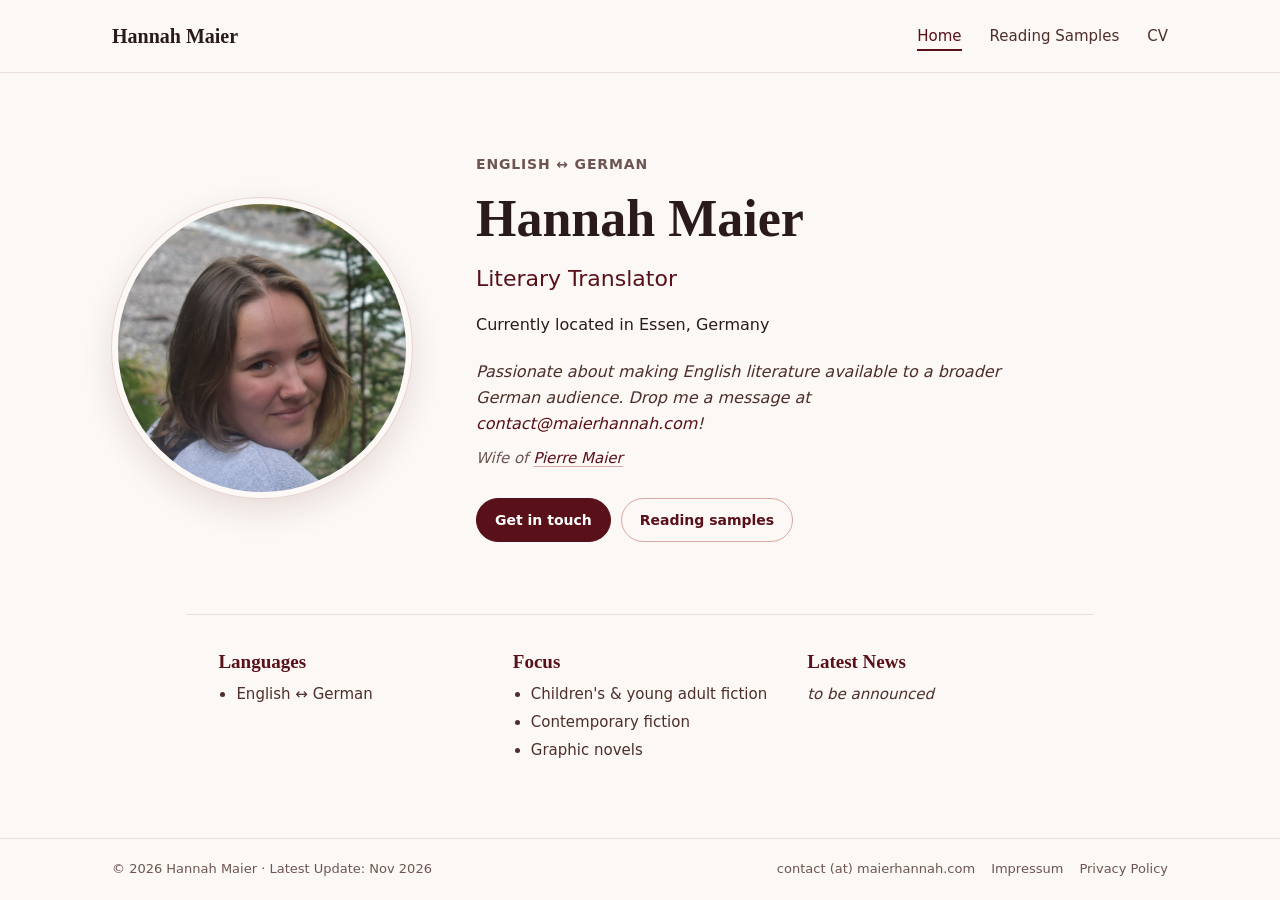
<file: index.html>
<!DOCTYPE html>
<html lang="en">
<head>
  <meta charset="utf-8">
  <meta name="viewport" content="width=device-width, initial-scale=1">
  <title>Hannah Maier</title>
  <meta name="description" content="Homepage of Hannah Maier.">
  <link rel="stylesheet" href="css/style.css">
<link rel="icon" href="favicon.ico" sizes="any">
<link rel="icon" type="image/png" sizes="32x32" href="favicon-32.png">
<link rel="apple-touch-icon" href="apple-touch-icon.png">
</head>
<body class="home">


  <header class="site-header">
    <div class="container">
      <a class="site-name" href="index.html">Hannah Maier</a>
      <input type="checkbox" id="nav-toggle" class="nav-toggle">
      <label for="nav-toggle" class="nav-toggle-label"><span class="hamburger"></span><span class="visually-hidden">Menu</span></label>
      <nav class="site-nav" aria-label="Main">
        <ul>
          <li><a href="index.html" aria-current="page">Home</a></li>
          <li><a href="samples.html">Reading Samples</a></li>
          <li><a href="cv.html">CV</a></li>
        </ul>
      </nav>
    </div>
  </header>

  <main>
    
    
    <section class="container profile">
      <img class="profile-photo" src="images/profil.jpg" alt="Portrait of [Her Name]" width="300" height="300">

      <div class="profile-text">
        <p class="profile-languages">English ↔ German </p>
        <h1>Hannah Maier</h1>
        <p class="profile-title">Literary Translator</p>
        <p>Currently located in Essen, Germany</p>
        <p class="profile-intro">Passionate about making English literature available to a broader German audience. 
          Drop me a message at <a href="mailto:contact@maierhannah.com">contact@maierhannah.com</a>!</p>
        
        <p class="married">Wife of <a href="https://maierpierre.com">Pierre Maier</a></p>


        <ul class="links">
          <li><a class="button" href="mailto:contact@maierhannah.com">Get in touch</a></li>
          <li><a class="button button-secondary" href="samples.html">Reading samples</a></li>

          <!--<li><a class="social-link" href="#" aria-label="LinkedIn"><img src="icons/linkedin.png" alt=""></a></li>-->
        </ul>
      </div>
    </section>

    <section class="container facts" aria-label="At a glance">
      <div class="fact">
        <h2>Languages</h2>
        <ul>
          <li>English ↔ German</li>
        </ul>
      </div>
      <div class="fact">
        <h2>Focus</h2>
        <ul>
          <li>Children's &amp; young adult fiction</li>
          <li>Contemporary fiction</li>
          <li>Graphic novels</li>
        </ul>
      </div>
      <div class="fact">
        <h2>Latest News</h2>
        <p><i>to be announced</i></p>
      </div>
    </section>
  </main>


  <footer class="site-footer">
    <div class="container">
      <span>© 2026 Hannah Maier · Latest Update: Nov 2026</span>
      <nav class="footer-links" aria-label="Legal and contact">
        <a href="mailto:contact@maierhannah.com">contact (at) maierhannah.com</a>
        <a href="impressum.html">Impressum</a>
        <a href="privacy.html">Privacy Policy</a>
      </nav>
    </div>
  </footer>

</body>
</html>
</file>
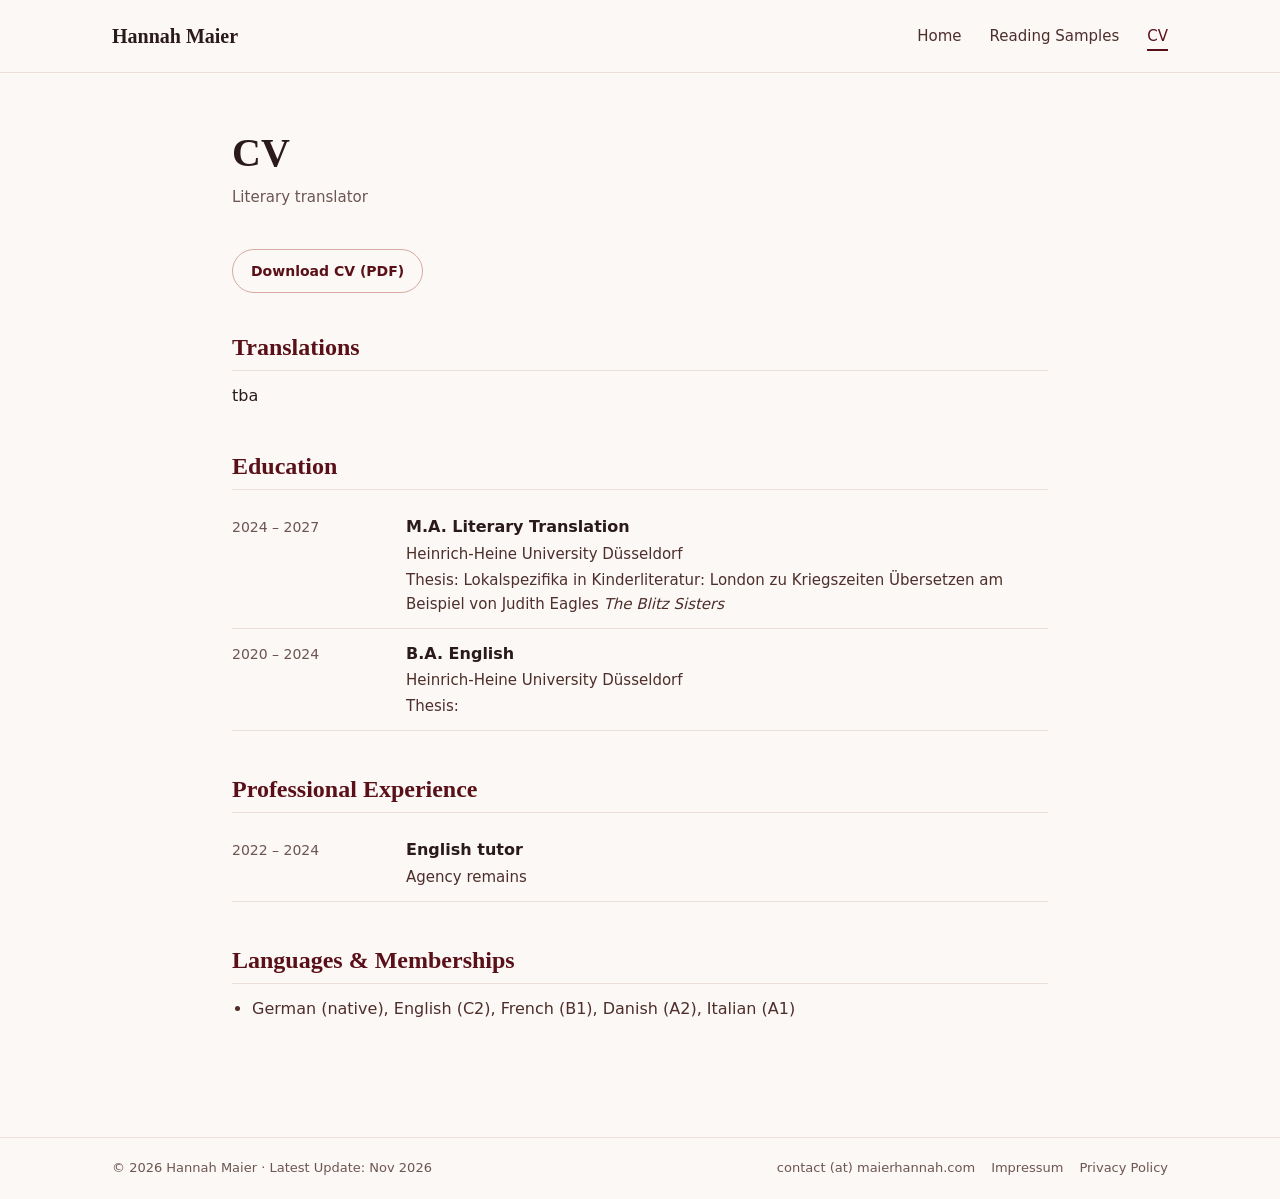
<file: cv.html>
<!DOCTYPE html>
<html lang="en">
<head>
  <meta charset="utf-8">
  <meta name="viewport" content="width=device-width, initial-scale=1">
  <title>CV – Hannah Maier</title>
  <link rel="stylesheet" href="css/style.css">
<link rel="icon" href="favicon.ico" sizes="any">
<link rel="icon" type="image/png" sizes="32x32" href="favicon-32.png">
<link rel="apple-touch-icon" href="apple-touch-icon.png">
</head>
<body>

  <header class="site-header">
    <div class="container">
      <a class="site-name" href="index.html">Hannah Maier</a>
      <input type="checkbox" id="nav-toggle" class="nav-toggle">
      <label for="nav-toggle" class="nav-toggle-label"><span class="hamburger"></span><span class="visually-hidden">Menu</span></label>
      <nav class="site-nav" aria-label="Main">
        <ul>
          <li><a href="index.html">Home</a></li>
          <li><a href="samples.html">Reading Samples</a></li>
          <li><a href="cv.html" aria-current="page">CV</a></li>
        </ul>
      </nav>
    </div>
  </header>

  <main class="content">
    <h1 class="page-title">CV</h1>
    <p class="page-intro">Literary translator</p>
    <!-- Optional: delete if there's no PDF version -->
    <p class="cv-download"><a class="button button-secondary" href="#.pdf">Download CV (PDF)</a></p>

    <!-- Each section: copy one .cv-entry per item, newest first.
         Delete any section that doesn't apply yet. -->

    <section class="section">
      <h2 class="section-title">Translations</h2>
      tba
      <!--<div class="cv-entry">
        <span class="cv-date">[forthcoming 2027]</span>
        <div>
          <p class="cv-what">[Author]: <em>[German title]</em></p>
          <p class="cv-detail">[Publisher], from the [English] · original: <em>[Original title]</em></p>
        </div>
      </div>
      <div class="cv-entry">
        <span class="cv-date">[2026]</span>
        <div>
          <p class="cv-what">[Short story / excerpt / anthology contribution]</p>
          <p class="cv-detail">[Magazine, anthology or publisher]</p>
        </div>
      </div>-->
    </section>

    <section class="section">
      <h2 class="section-title">Education</h2>
      <div class="cv-entry">
        <span class="cv-date">2024 – 2027</span>
        <div>
          <p class="cv-what">M.A. Literary Translation</p>
          <p class="cv-detail">Heinrich-Heine University Düsseldorf</p>
          <p class="cv-detail">Thesis: Lokalspezifika in Kinderliteratur: London zu Kriegszeiten Übersetzen am Beispiel von Judith Eagles <i>The Blitz Sisters</i></p>
        </div>
      </div>
      <div class="cv-entry">
        <span class="cv-date">2020 – 2024</span>
        <div>
          <p class="cv-what">B.A. English</p>
          <p class="cv-detail">Heinrich-Heine University Düsseldorf</p>
          <p class="cv-detail">Thesis: </p>
        </div>
      </div>
    </section>

    <!--
    <section class="section">
      <h2 class="section-title">Workshops, Mentorships &amp; Grants</h2>
      <div class="cv-entry">
        <span class="cv-date">[2026]</span>
        <div>
          <p class="cv-what">[Workshop / mentorship / scholarship name]</p>
          <p class="cv-detail">[Organiser or funding body]</p>
        </div>
      </div>
    </section>-->

    <section class="section">
      <h2 class="section-title">Professional Experience</h2>
      <div class="cv-entry">
        
        <span class="cv-date">2022 – 2024</span>
        <div>
          <p class="cv-what">English tutor</p>
          <p class="cv-detail">Agency remains</p>
        </div>
      </div>
    </section>

    <section class="section">
      <h2 class="section-title">Languages &amp; Memberships</h2>
      <ul class="cv-list">
        <li>German (native), English (C2), French (B1), Danish (A2), Italian (A1)</li>
      </ul>
    </section>
  </main>

  <footer class="site-footer">
    <div class="container">
      <span>© 2026 Hannah Maier · Latest Update: Nov 2026</span>
      <nav class="footer-links" aria-label="Legal and contact">
        <a href="mailto:contact@maierhannah.com">contact (at) maierhannah.com</a>
        <a href="impressum.html">Impressum</a>
        <a href="privacy.html">Privacy Policy</a>
      </nav>
    </div>
  </footer>

</body>
</html>
</file>
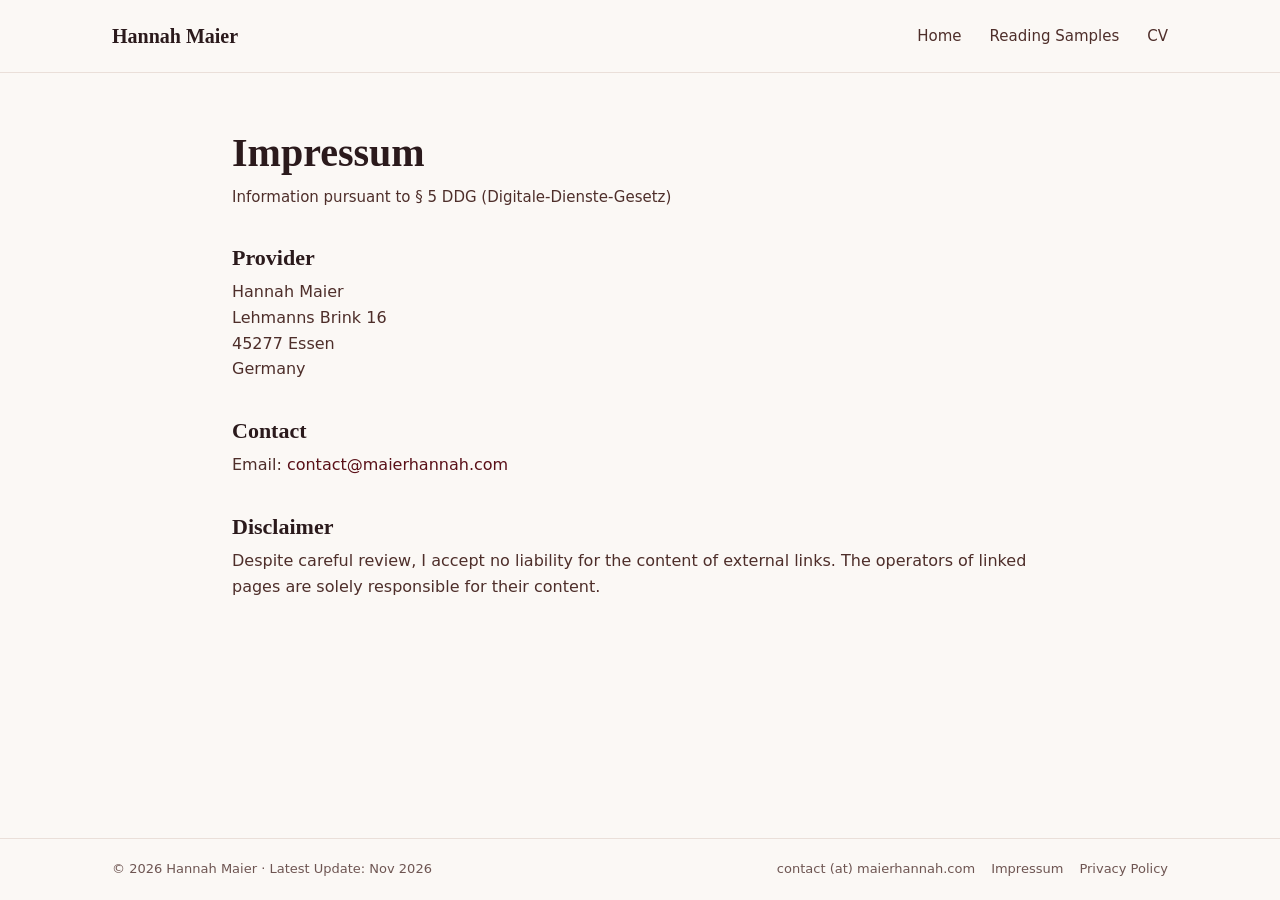
<file: impressum.html>
<!DOCTYPE html>

<html lang="en">
<head>
  <meta charset="utf-8">
  <meta name="viewport" content="width=device-width, initial-scale=1">
  <title>Hannah Maier</title>
  <meta name="robots" content="noindex">
  <link rel="stylesheet" href="css/style.css">
<link rel="icon" href="favicon.ico" sizes="any">
<link rel="icon" type="image/png" sizes="32x32" href="favicon-32.png">
<link rel="apple-touch-icon" href="apple-touch-icon.png">
</head>
<body>


  <header class="site-header">
    <div class="container">
      <a class="site-name" href="index.html">Hannah Maier</a>
      <input type="checkbox" id="nav-toggle" class="nav-toggle">
      <label for="nav-toggle" class="nav-toggle-label"><span class="hamburger"></span><span class="visually-hidden">Menu</span></label>
      <nav class="site-nav" aria-label="Main">
        <ul>
          <li><a href="index.html">Home</a></li>
          <li><a href="samples.html">Reading Samples</a></li>
          <li><a href="cv.html">CV</a></li>
        </ul>
      </nav>
    </div>
  </header>


  <main class="content legal">
    <h1 class="page-title">Impressum</h1>
    <p class="page-intro">Information pursuant to § 5 DDG (Digitale-Dienste-Gesetz)</p>

    <h2>Provider</h2>
    <address>
      Hannah Maier<br>
      Lehmanns Brink 16<br>
      45277 Essen<br>
      Germany
    </address>

    <h2>Contact</h2>
    <p>Email: <a href="mailto:contact@maierhannah.com">contact@maierhannah.com</a>


    <h2>Disclaimer</h2>
    <p>Despite careful review, I accept no liability for the content of external links. The operators of linked pages are solely responsible for their content.</p>
  </main>

  <footer class="site-footer">
    <div class="container">
      <span>© 2026 Hannah Maier · Latest Update: Nov 2026</span>
      <nav class="footer-links" aria-label="Legal and contact">
        <a href="mailto:contact@maierhannah.com">contact (at) maierhannah.com</a>
        <a href="impressum.html">Impressum</a>
        <a href="privacy.html">Privacy Policy</a>
      </nav>
    </div>
  </footer>

</body>
</html>
</file>
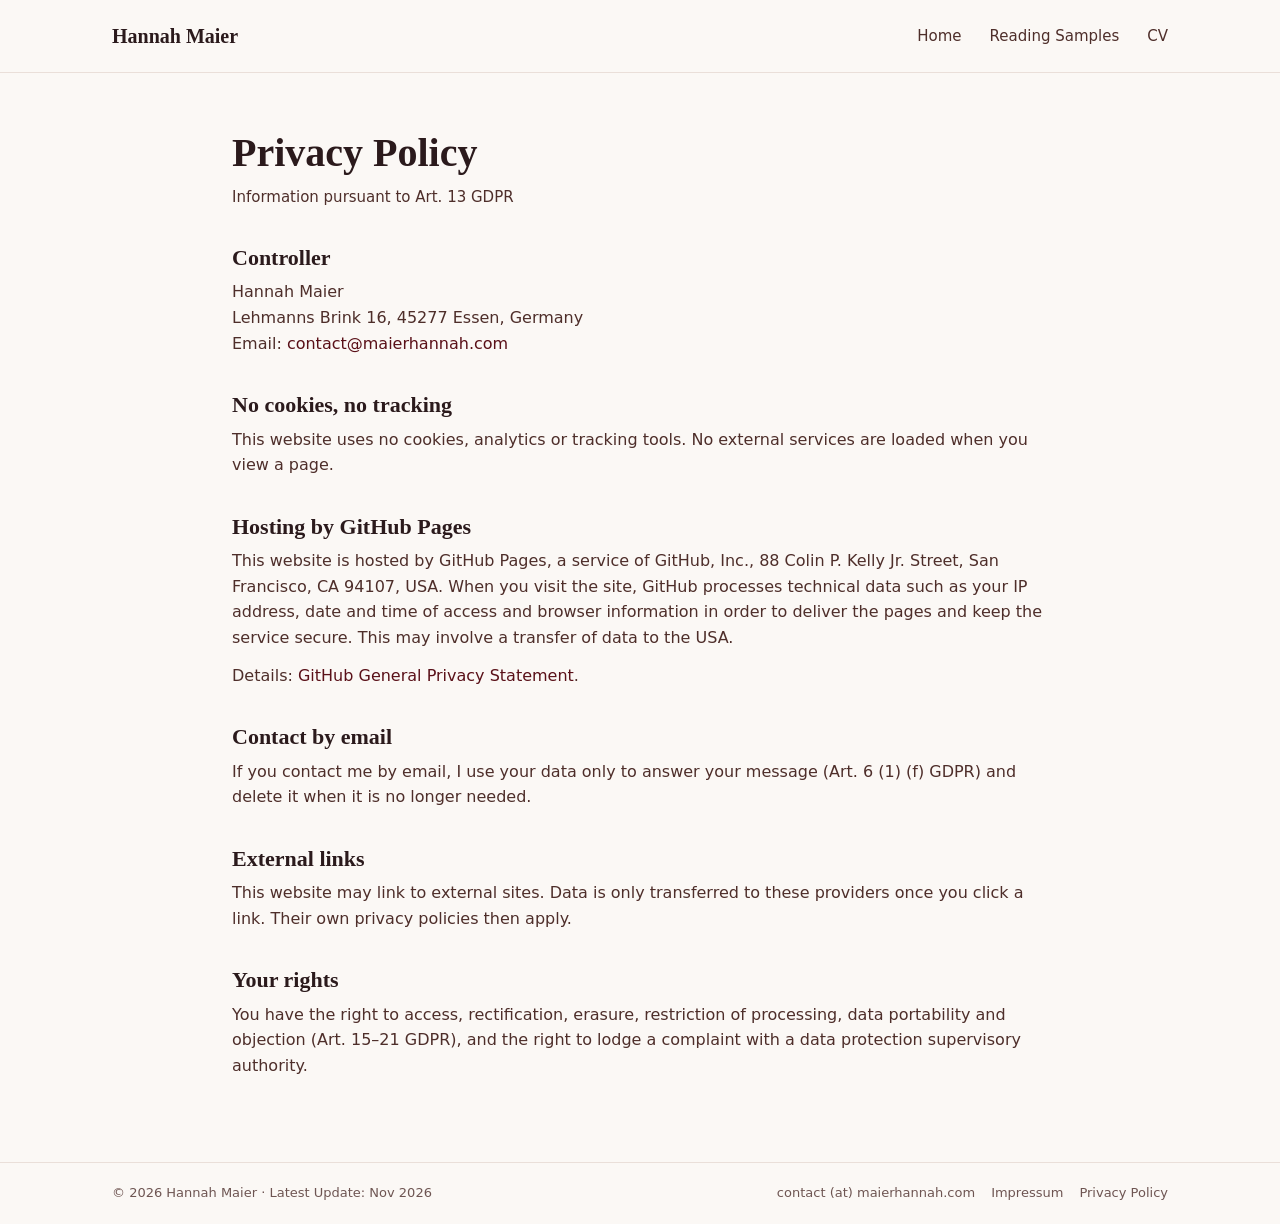
<file: privacy.html>
<!DOCTYPE html>
<html lang="en">
<head>
  <meta charset="utf-8">
  <meta name="viewport" content="width=device-width, initial-scale=1">
  <title>Hannah Maier</title>
  <meta name="robots" content="noindex">
  <link rel="stylesheet" href="css/style.css">
<link rel="icon" href="favicon.ico" sizes="any">
<link rel="icon" type="image/png" sizes="32x32" href="favicon-32.png">
<link rel="apple-touch-icon" href="apple-touch-icon.png">
</head>
<body>


  <header class="site-header">
    <div class="container">
      <a class="site-name" href="index.html">Hannah Maier</a>
      <input type="checkbox" id="nav-toggle" class="nav-toggle">
      <label for="nav-toggle" class="nav-toggle-label"><span class="hamburger"></span><span class="visually-hidden">Menu</span></label>
      <nav class="site-nav" aria-label="Main">
        <ul>
          <li><a href="index.html">Home</a></li>
          <li><a href="samples.html">Reading Samples</a></li>
          <li><a href="cv.html">CV</a></li>
        </ul>
      </nav>
    </div>
  </header>

  <!-- TEMPLATE ONLY – not legal advice. Check it against GitHub's current
       privacy statement and your university's guidance before publishing. -->
  <main class="content legal">
    <h1 class="page-title">Privacy Policy</h1>
    <p class="page-intro">Information pursuant to Art. 13 GDPR</p>

    <h2>Controller</h2>
    <address>
      Hannah Maier<br>
     Lehmanns Brink 16, 45277 Essen, Germany<br>
      Email: <a href="mailto:contact@maierhannah.com">contact@maierhannah.com</a>
    </address>

    <h2>No cookies, no tracking</h2>
    <p>This website uses no cookies, analytics or tracking tools. No external services are loaded when you view a page.</p>

    <h2>Hosting by GitHub Pages</h2>
    <p>This website is hosted by GitHub Pages, a service of GitHub, Inc., 88 Colin P. Kelly Jr. Street, San Francisco, CA 94107, USA. When you visit the site, GitHub processes technical data such as your IP address, date and time of access and browser information in order to deliver the pages and keep the service secure. This may involve a transfer of data to the USA.</p>
    <p>Details: <a href="https://docs.github.com/en/site-policy/privacy-policies/github-general-privacy-statement">GitHub General Privacy Statement</a>.</p>

    <h2>Contact by email</h2>
    <p>If you contact me by email, I use your data only to answer your message (Art. 6 (1) (f) GDPR) and delete it when it is no longer needed.</p>

    <h2>External links</h2>
    <p>This website may link to external sites. Data is only transferred to these providers once you click a link. Their own privacy policies then apply.</p>

    <h2>Your rights</h2>
    <p>You have the right to access, rectification, erasure, restriction of processing, data portability and objection (Art. 15–21 GDPR), and the right to lodge a complaint with a data protection supervisory authority.</p>
  </main>

  <footer class="site-footer">
    <div class="container">
      <span>© 2026 Hannah Maier · Latest Update: Nov 2026</span>
      <nav class="footer-links" aria-label="Legal and contact">
        <a href="mailto:contact@maierhannah.com">contact (at) maierhannah.com</a>
        <a href="impressum.html">Impressum</a>
        <a href="privacy.html">Privacy Policy</a>
      </nav>
    </div>
  </footer>

</body>
</html>
</file>
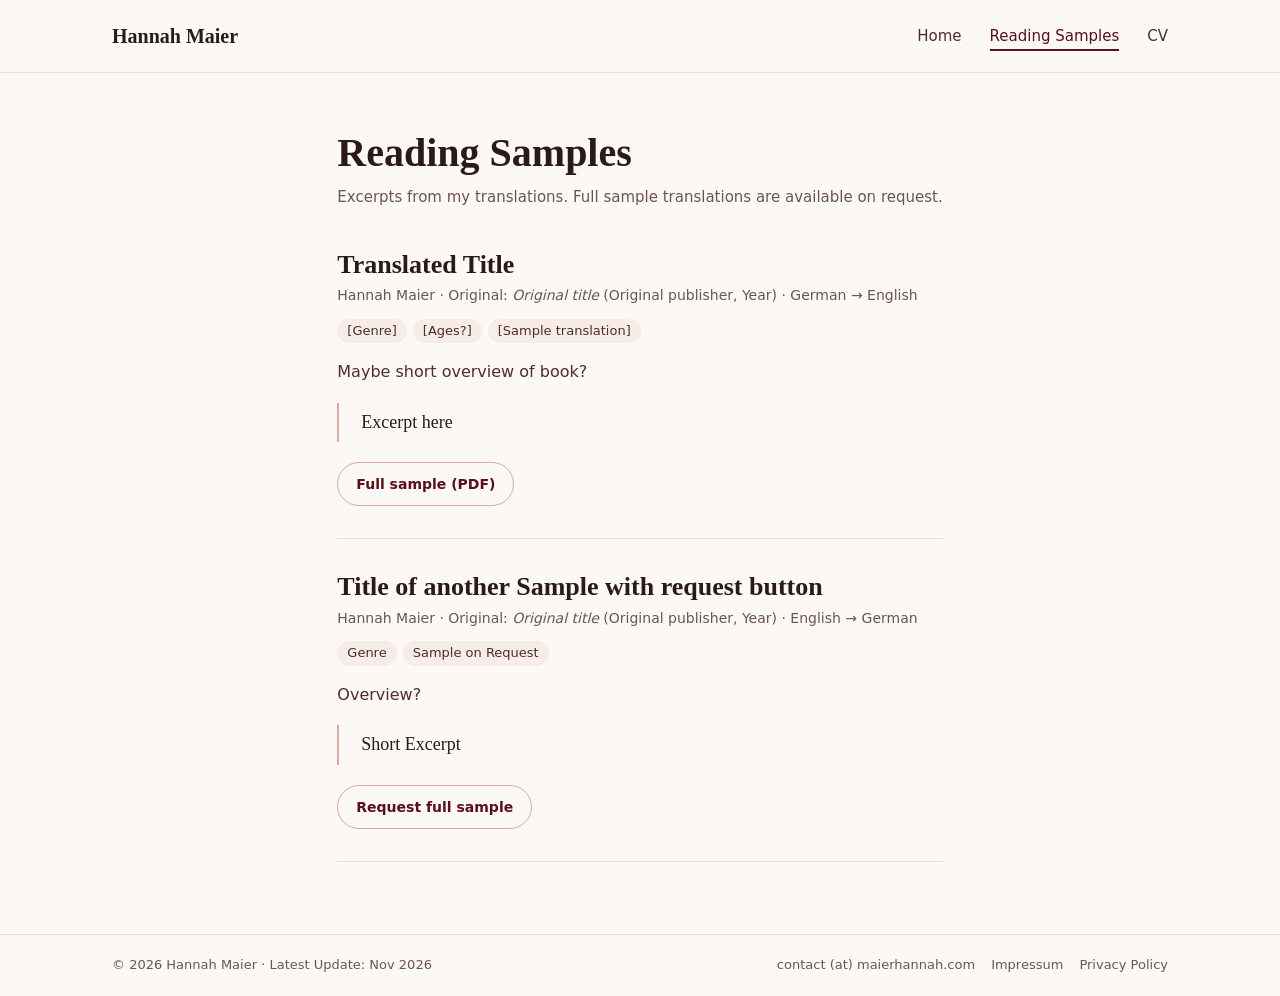
<file: samples.html>
<!DOCTYPE html>
<html lang="en">
<head>
  <meta charset="utf-8">
  <meta name="viewport" content="width=device-width, initial-scale=1">
  <title>Reading Samples – Hannah Maier</title>
  <link rel="stylesheet" href="css/style.css">
<link rel="icon" href="favicon.ico" sizes="any">
<link rel="icon" type="image/png" sizes="32x32" href="favicon-32.png">
<link rel="apple-touch-icon" href="apple-touch-icon.png">
</head>
<body>

  <header class="site-header">
    <div class="container">
      <a class="site-name" href="index.html">Hannah Maier</a>
      <input type="checkbox" id="nav-toggle" class="nav-toggle">
      <label for="nav-toggle" class="nav-toggle-label"><span class="hamburger"></span><span class="visually-hidden">Menu</span></label>
      <nav class="site-nav" aria-label="Main">
        <ul>
          <li><a href="index.html">Home</a></li>
          <li><a href="samples.html" aria-current="page">Reading Samples</a></li>
          <li><a href="cv.html">CV</a></li>
        </ul>
      </nav>
    </div>
  </header>

  <main class="content">
    <h1 class="page-title">Reading Samples</h1>
    <p class="page-intro">Excerpts from my translations. Full sample translations are available on request.</p>


    <article class="sample">
      <h2 class="sample-title">Translated Title</h2>
      <p class="sample-meta">
        Hannah Maier · Original: <em>Original title</em> (Original publisher, Year) · German → English
      </p>
      <ul class="tags">
        <li>[Genre]</li>
        <li>[Ages?]</li>
        <li>[Sample translation]</li>
      </ul>
      <p class="sample-blurb">Maybe short overview of book?</p>

      <blockquote class="sample-excerpt">
        <p>Excerpt here</p>
 
      </blockquote>

      <!-- Optional: delete if the full sample is only sent on request -->
      <a class="button button-secondary" href="#">Full sample (PDF)</a>
    </article>

    <article class="sample">
      <h2 class="sample-title">Title of another Sample with request button</h2>
      <p class="sample-meta">
        Hannah Maier · Original: <em>Original title</em> (Original publisher, Year)  · English → German
      </p>
      <ul class="tags">
        <li>Genre</li>
        <li>Sample on Request</li>
      </ul>
      <p class="sample-blurb">Overview?</p>

      <blockquote class="sample-excerpt">
        <p>Short Excerpt</p>
      </blockquote>

      <a class="button button-secondary" href="mailto:contact@maierhannah.com?subject=Sample%20translation">Request full sample</a>
    </article>
  </main>

  <footer class="site-footer">
    <div class="container">
      <span>© 2026 Hannah Maier · Latest Update: Nov 2026</span>
      <nav class="footer-links" aria-label="Legal and contact">
        <a href="mailto:contact@maierhannah.com">contact (at) maierhannah.com</a>
        <a href="impressum.html">Impressum</a>
        <a href="privacy.html">Privacy Policy</a>
      </nav>
    </div>
  </footer>


</body>
</html>
</file>
<file: css/style.css>
/* ---------- Design tokens ---------- */
:root {
  --color-text: #2B1A1C;          /* near-black with a burgundy tint */
  --color-text-muted: #4E2E2A;    /* chocolate brown from the board */
  --color-text-subtle: #6E5552;   /* soft brown for small labels */
  --color-accent: #5A1018;        /* deep burgundy (board background) */
  --color-accent-dark: #3F0A11;   /* hover state for links and button */
  --color-border: #EADFD9;        /* light rosy divider lines */
  --color-border-strong: #D9A9A3; /* dusty rose: icon circles, link boxes */
  --color-row: #F6ECE8;           /* blush tint on hover */
  --color-photo-bg: #F2E0DC;      /* blush behind the profile photo */
  --color-bg: #FBF8F5;            /* warm ivory from the monogram oval */

  --font-sans: "Inter", system-ui, -apple-system, "Segoe UI", Roboto, sans-serif;
  --font-serif: "Source Serif 4", Georgia, "Times New Roman", serif;

  --max-width: 1120px;
  --content-width: 880px;
  --radius: 6px;
}

/* ---------- Base ---------- */
*, *::before, *::after { box-sizing: border-box; }

html { -webkit-text-size-adjust: 100%; }

body {
  margin: 0;
  min-height: 100vh;
  display: flex;
  flex-direction: column;
  font-family: var(--font-sans);
  font-size: 16px;
  line-height: 1.6;
  color: var(--color-text);
  background: var(--color-bg);
}

main { flex: 1 0 auto; }

.home main { display: flex; flex-direction: column; justify-content: center; align-items: stretch; }
.home .profile { width: 100%; }

a { color: var(--color-accent); text-decoration: none; }
a:hover { color: var(--color-accent-dark); text-decoration: underline; }
a:focus-visible, .nav-toggle:focus-visible + .nav-toggle-label {
  outline: 3px solid var(--color-accent);
  outline-offset: 3px;
  border-radius: 4px;
}

.married {
  margin: 10px 0 0;
  font-size: 15px;
  font-style: italic;
  color: var(--color-text-subtle);
}
.married a {
  color: var(--color-accent);
  text-decoration: underline;
  text-decoration-thickness: 1px;
  text-underline-offset: 3px;
  text-decoration-color: var(--color-border-strong);
}
.married a:hover { text-decoration-color: currentColor; }

h1, h2, h3 { font-family: var(--font-serif); line-height: 1.2; }

img { max-width: 100%; height: auto; }

.visually-hidden {
  position: absolute !important;
  width: 1px; height: 1px;
  overflow: hidden; clip: rect(0 0 0 0);
  white-space: nowrap;
}

.container { max-width: var(--max-width); margin: 0 auto; padding: 0 32px; }
.content   { max-width: var(--content-width); margin: 0 auto; padding: 56px 32px 72px; }

/* ---------- Header & navigation ---------- */
.site-header { border-bottom: 1px solid var(--color-border); }

.site-header .container {
  display: flex;
  flex-wrap: wrap;
  align-items: center;
  justify-content: space-between;
  gap: 16px;
  padding-top: 20px;
  padding-bottom: 20px;
}

.site-name {
  font-family: var(--font-serif);
  font-size: 20px;
  font-weight: 700;
  color: var(--color-text);
}
.site-name:hover { color: var(--color-text); text-decoration: none; }

.site-nav ul {
  display: flex;
  flex-wrap: wrap;
  gap: 28px;
  margin: 0;
  padding: 0;
  list-style: none;
  font-size: 15px;
  font-weight: 500;
}
.site-nav a { color: var(--color-text-muted); padding-bottom: 4px; }
.site-nav a:hover { color: var(--color-accent); text-decoration: none; }
.site-nav a[aria-current="page"] {
  color: var(--color-accent);
  border-bottom: 2px solid var(--color-accent);
}

/* Mobile menu (CSS only: a hidden checkbox toggles the menu) */
.nav-toggle { position: absolute; opacity: 0; width: 1px; height: 1px; }
.nav-toggle-label { display: none; }

@media (max-width: 760px) {
  .nav-toggle-label {
    display: flex;
    align-items: center;
    justify-content: center;
    width: 44px;
    height: 44px;
    border: 1px solid var(--color-border-strong);
    border-radius: 10px;
    cursor: pointer;
  }
  .nav-toggle-label .hamburger,
  .nav-toggle-label .hamburger::before,
  .nav-toggle-label .hamburger::after {
    display: block;
    width: 20px;
    height: 2px;
    background: var(--color-text);
    border-radius: 2px;
    position: relative;
    content: "";
  }
  .nav-toggle-label .hamburger::before { position: absolute; top: -6px; }
  .nav-toggle-label .hamburger::after  { position: absolute; top: 6px; }

  .site-nav { display: none; width: 100%; }
  .nav-toggle:checked ~ .site-nav { display: block; }
  .site-nav ul { flex-direction: column; gap: 0; }
  .site-nav li a {
    display: block;
    padding: 12px 0;
    border-bottom: 1px solid var(--color-border);
  }
  .site-nav a[aria-current="page"] { border-bottom: 1px solid var(--color-border); font-weight: 600; }
}

/* ---------- Home: profile ---------- */
.profile {
  display: flex;
  flex-wrap: wrap;
  align-items: center;
  gap: 64px;
  padding-top: 72px;
  padding-bottom: 72px;
}

.profile-photo {
  flex: 0 0 300px;
  width: 300px;
  height: 300px;
  border-radius: 50%;
  object-fit: cover;
  background: var(--color-photo-bg);
  border: 6px solid var(--color-bg);
  box-shadow: 0 0 0 1px #E8D3CE, 0 12px 32px rgba(90, 16, 24, 0.12);
}

.profile-text { flex: 1 1 420px; min-width: 0; }

.profile-languages {
  margin: 0 0 14px;
  font-size: 14px;
  font-weight: 600;
  letter-spacing: 0.06em;
  text-transform: uppercase;
  color: var(--color-text-subtle);
}
.profile-text h1 { margin: 0 0 14px; font-size: 52px; font-weight: 700; line-height: 1.1; }
.profile-title { margin: 0 0 14px; font-size: 22px; font-weight: 500; color: var(--color-accent); }
.profile-affiliation { margin: 0; font-size: 17px; line-height: 1.5; color: var(--color-text-muted); }
.profile-intro { margin: 22px 0 0; max-width: 560px; color: var(--color-text-muted); font-style: italic; }

/* Links & buttons */
.links {
  display: flex;
  flex-wrap: wrap;
  align-items: center;
  gap: 10px;
  margin: 28px 0 0;
  padding: 0;
  list-style: none;
}

.social-link {
  display: inline-flex;
  align-items: center;
  justify-content: center;
  width: 44px;
  height: 44px;
  border: 1px solid var(--color-border-strong);
  border-radius: 50%;
  transition: border-color 0.15s, background-color 0.15s;
}
.social-link:hover { border-color: var(--color-accent); background: var(--color-row); }
.social-link img { width: 22px; height: 22px; }

.button {
  display: inline-flex;
  align-items: center;
  gap: 8px;
  min-height: 44px;
  padding: 0 18px;
  border: 1px solid var(--color-accent);
  border-radius: 22px;
  background: var(--color-accent);
  color: #FFFFFF;
  font-size: 14px;
  font-weight: 600;
}
.button:hover { background: var(--color-accent-dark); color: #FFFFFF; text-decoration: none; }

.button-secondary {
  background: transparent;
  color: var(--color-accent);
  border-color: var(--color-border-strong);
}
.button-secondary:hover { background: var(--color-row); color: var(--color-accent-dark); }

/* Home: three short columns below the profile */
.facts {
  display: grid;
  grid-template-columns: repeat(3, minmax(0, 1fr));
  gap: 40px;
  padding-top: 36px;
  padding-bottom: 64px;
  border-top: 1px solid var(--color-border);
}
.fact h2 { margin: 0 0 8px; font-size: 19px; font-weight: 600; color: var(--color-accent); }
.fact p, .fact ul { margin: 0; font-size: 15px; color: var(--color-text-muted); }
.fact ul { padding-left: 18px; }
.fact li { margin-bottom: 4px; }

@media (max-width: 760px) {
  .profile { flex-direction: column; text-align: center; gap: 24px; padding-top: 40px; padding-bottom: 48px; }
  .profile-photo { flex-basis: auto; width: 200px; height: 200px; }
  .profile-text { flex-basis: auto; }
  .profile-text h1 { font-size: 36px; }
  .profile-title { font-size: 18px; }
  .profile-intro { margin-left: auto; margin-right: auto; }
  .links { justify-content: center; }
  .facts { grid-template-columns: 1fr; gap: 28px; text-align: left; }
}

/* ---------- Sub-pages ---------- */
.page-title { margin: 0 0 8px; font-size: 40px; font-weight: 700; }
.page-intro { margin: 0 0 40px; font-size: 15px; color: var(--color-text-subtle); }

.section { margin-bottom: 44px; }
.section-title {
  margin: 0 0 12px;
  padding-bottom: 8px;
  font-size: 24px;
  font-weight: 600;
  color: var(--color-accent);
  border-bottom: 1px solid var(--color-border);
}

/* Reading samples */
.sample { padding: 32px 0; border-bottom: 1px solid var(--color-border); }
.sample:first-of-type { padding-top: 0; }
.sample-title { margin: 0 0 4px; font-size: 26px; font-weight: 600; }
.sample-meta { margin: 0 0 12px; font-size: 14px; color: var(--color-text-subtle); }
.tags { display: flex; flex-wrap: wrap; gap: 6px; margin: 0 0 16px; padding: 0; list-style: none; }
.tags li {
  padding: 2px 10px;
  border-radius: 999px;
  background: var(--color-row);
  font-size: 13px;
  color: var(--color-text-muted);
}
.sample-blurb { margin: 0 0 18px; color: var(--color-text-muted); }
.sample-excerpt {
  margin: 0 0 20px;
  padding: 4px 0 4px 22px;
  border-left: 2px solid var(--color-border-strong);
  font-family: var(--font-serif);
  font-size: 18px;
  line-height: 1.75;
  color: var(--color-text);
}
.sample-excerpt p { margin: 0 0 12px; }
.sample-excerpt p:last-child { margin-bottom: 0; }

/* CV */
.cv-download { margin: 0 0 40px; }
.cv-entry {
  display: grid;
  grid-template-columns: 150px minmax(0, 1fr);
  gap: 2px 24px;
  padding: 12px 0;
  border-bottom: 1px solid var(--color-border);
}
.cv-date { font-size: 14px; color: var(--color-text-subtle); font-variant-numeric: tabular-nums; padding-top: 2px; }
.cv-what { margin: 0; font-weight: 600; }
.cv-detail { margin: 2px 0 0; font-size: 15px; color: var(--color-text-muted); }
.cv-list { margin: 0; padding-left: 20px; color: var(--color-text-muted); }
.cv-list li { margin-bottom: 6px; }

@media (max-width: 640px) {
  .cv-entry { grid-template-columns: 1fr; }
}

/* Legal pages (Impressum & privacy) */
.legal h2 { margin: 36px 0 8px; font-size: 22px; }
.legal p, .legal address { margin: 0 0 12px; font-style: normal; color: var(--color-text-muted); }

/* ---------- Footer ---------- */
.site-footer { border-top: 1px solid var(--color-border); font-size: 13px; color: var(--color-text-subtle); }
.site-footer .container {
  display: flex;
  flex-wrap: wrap;
  justify-content: space-between;
  gap: 12px;
  padding-top: 20px;
  padding-bottom: 20px;
}
.site-footer a { color: var(--color-text-subtle); }
.site-footer a:hover { color: var(--color-accent); }
.footer-links { display: flex; flex-wrap: wrap; gap: 16px; }

@media (max-width: 760px) {
  .container { padding-left: 20px; padding-right: 20px; }
  .content { padding: 36px 20px 56px; }
  .page-title { font-size: 32px; }
  .site-footer .container { flex-direction: column; align-items: center; text-align: center; }
  .footer-links { justify-content: center; }
}
</file>
